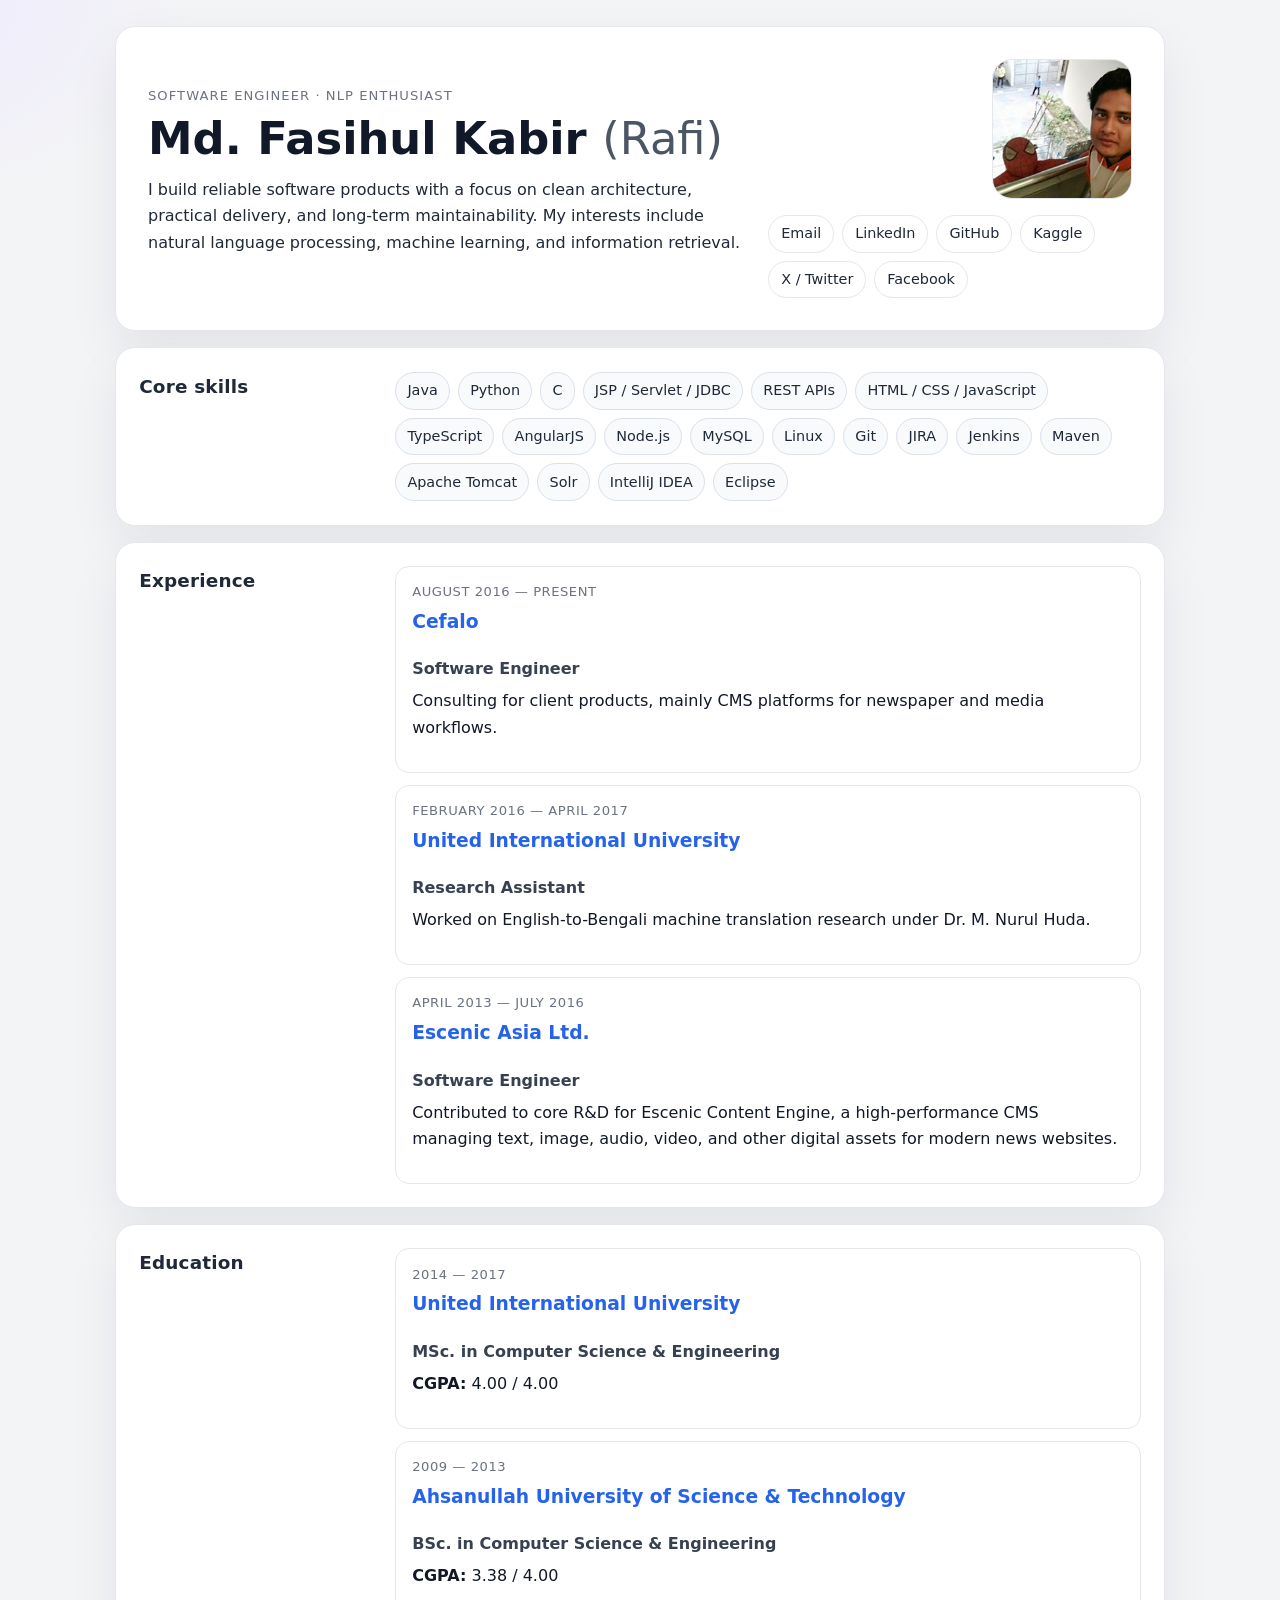
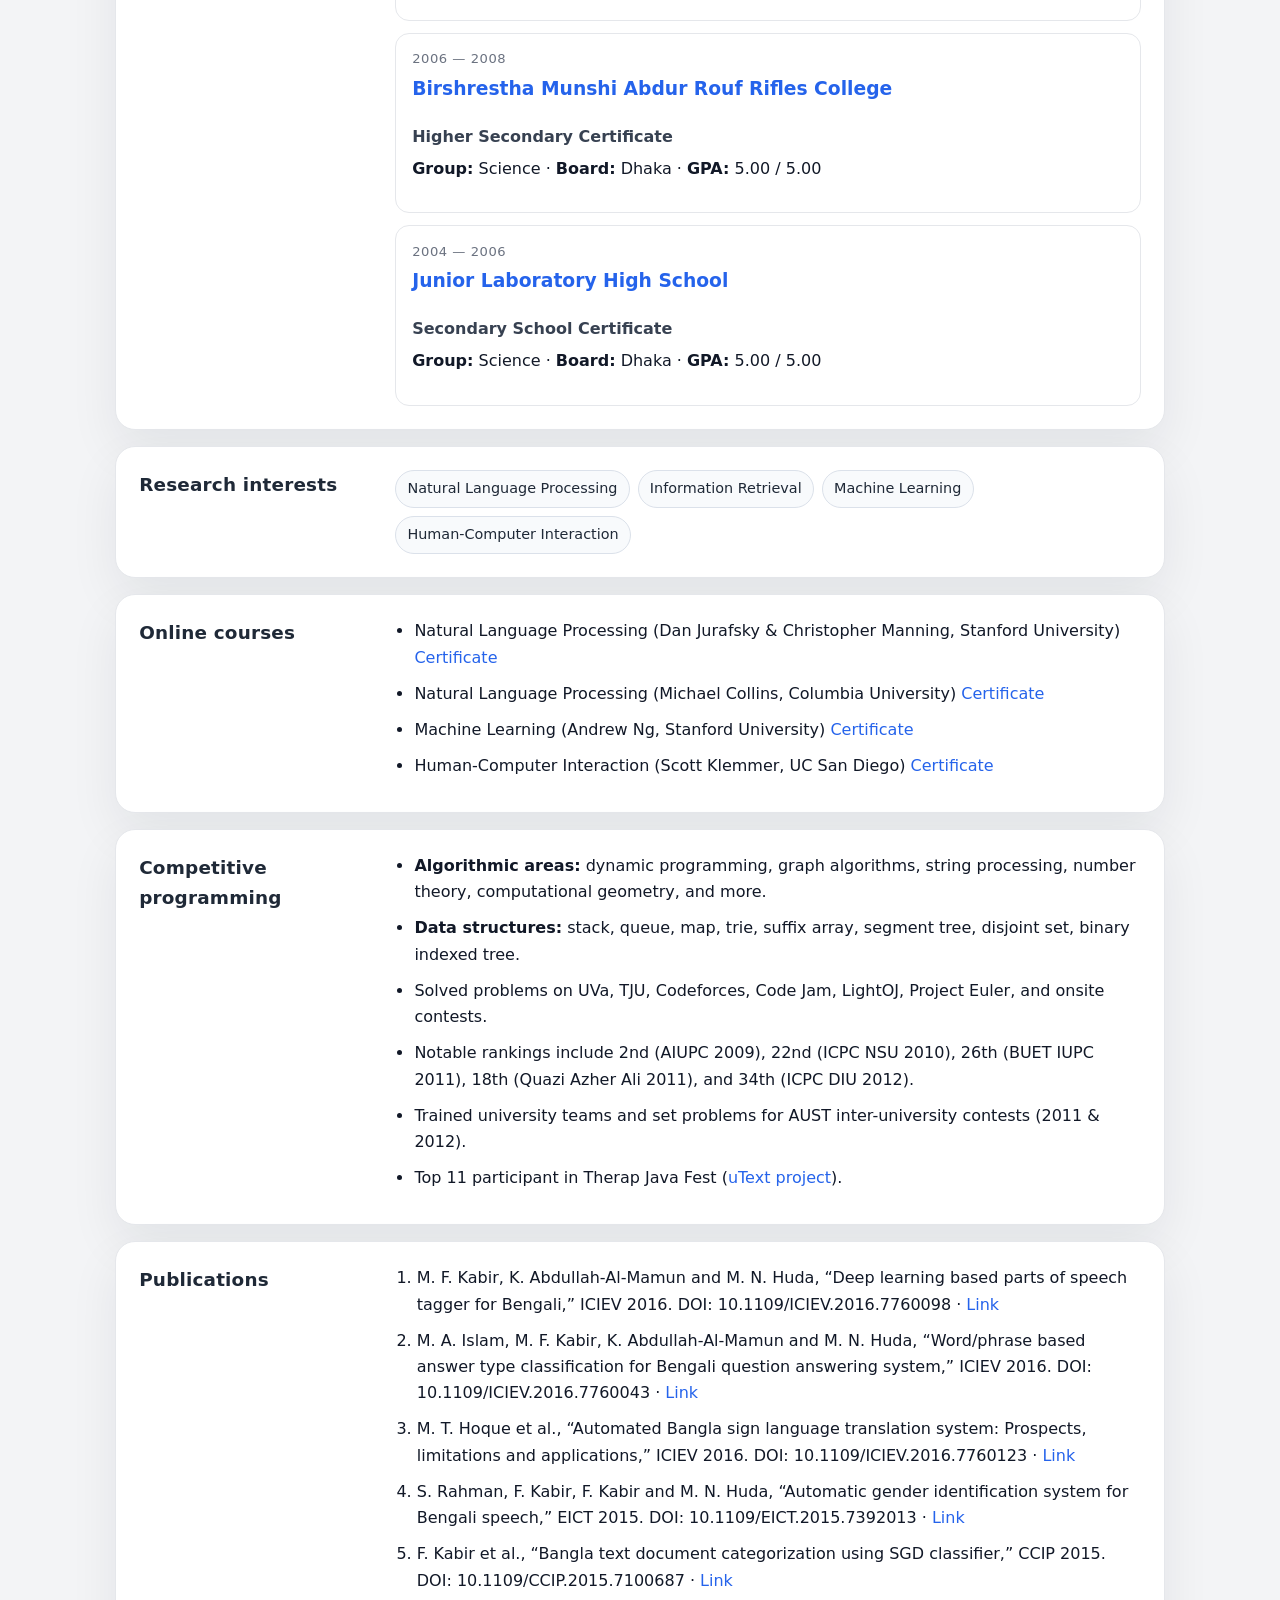
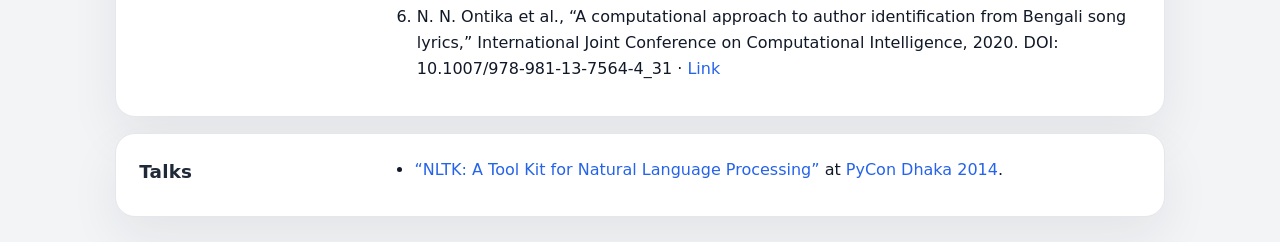
<file: index.html>
<!DOCTYPE html>
<html lang="en">
<head>
  <meta charset="utf-8">
  <meta name="google-site-verification" content="D4QNMV8iC3sr-TrA5oSspWKPVCv_BISjouBw3sajzig">
  <meta name="viewport" content="width=device-width, initial-scale=1.0">
  <title>Md. Fasihul Kabir (Rafi)</title>
  <link rel="stylesheet" type="text/css" href="css/site.css">
</head>
<body>
  <main class="site">
    <header class="hero panel">
      <div class="hero-intro">
        <p class="eyebrow">Software Engineer · NLP Enthusiast</p>
        <h1>Md. Fasihul Kabir <span>(Rafi)</span></h1>
        <p class="lead">
          I build reliable software products with a focus on clean architecture, practical delivery,
          and long-term maintainability. My interests include natural language processing,
          machine learning, and information retrieval.
        </p>
      </div>

      <div class="hero-side">
        <figure class="avatar" aria-label="Profile photo">
          <img alt="Md. Fasihul Kabir profile image" src="gfx/profile-image.jpg">
        </figure>

        <ul class="social-links" aria-label="Social links">
          <li><a href="mailto:aboutrafi@gmail.com" target="_blank" rel="noopener noreferrer">Email</a></li>
          <li><a href="https://bd.linkedin.com/in/fkrafi" target="_blank" rel="noopener noreferrer">LinkedIn</a></li>
          <li><a href="https://github.com/fkrafi" target="_blank" rel="noopener noreferrer">GitHub</a></li>
          <li><a href="https://www.kaggle.com/users/182432/fasihul-kabir" target="_blank" rel="noopener noreferrer">Kaggle</a></li>
          <li><a href="https://twitter.com/fkrafi" target="_blank" rel="noopener noreferrer">X / Twitter</a></li>
          <li><a href="https://www.facebook.com/fkrafi" target="_blank" rel="noopener noreferrer">Facebook</a></li>
        </ul>
      </div>
    </header>

    <section class="panel section-split">
      <h2>Core skills</h2>
      <div class="content">
        <ul class="chips">
          <li>Java</li>
          <li>Python</li>
          <li>C</li>
          <li>JSP / Servlet / JDBC</li>
          <li>REST APIs</li>
          <li>HTML / CSS / JavaScript</li>
          <li>TypeScript</li>
          <li>AngularJS</li>
          <li>Node.js</li>
          <li>MySQL</li>
          <li>Linux</li>
          <li>Git</li>
          <li>JIRA</li>
          <li>Jenkins</li>
          <li>Maven</li>
          <li>Apache Tomcat</li>
          <li>Solr</li>
          <li>IntelliJ IDEA</li>
          <li>Eclipse</li>
        </ul>
      </div>
    </section>

    <section class="panel section-split">
      <h2>Experience</h2>
      <div class="content timeline">
        <article>
          <p class="date">August 2016 — Present</p>
          <h3><a href="https://cefalo.com/" target="_blank" rel="noopener noreferrer">Cefalo</a></h3>
          <p class="role">Software Engineer</p>
          <p>Consulting for client products, mainly CMS platforms for newspaper and media workflows.</p>
        </article>

        <article>
          <p class="date">February 2016 — April 2017</p>
          <h3><a href="https://www.uiu.ac.bd/" target="_blank" rel="noopener noreferrer">United International University</a></h3>
          <p class="role">Research Assistant</p>
          <p>Worked on English-to-Bengali machine translation research under Dr. M. Nurul Huda.</p>
        </article>

        <article>
          <p class="date">April 2013 — July 2016</p>
          <h3><a href="https://www.escenic.com/" target="_blank" rel="noopener noreferrer">Escenic Asia Ltd.</a></h3>
          <p class="role">Software Engineer</p>
          <p>
            Contributed to core R&amp;D for Escenic Content Engine, a high-performance CMS managing
            text, image, audio, video, and other digital assets for modern news websites.
          </p>
        </article>
      </div>
    </section>

    <section class="panel section-split">
      <h2>Education</h2>
      <div class="content stack">
        <article class="item">
          <p class="date">2014 — 2017</p>
          <h3><a href="https://www.uiu.ac.bd/" target="_blank" rel="noopener noreferrer">United International University</a></h3>
          <p class="role">MSc. in Computer Science &amp; Engineering</p>
          <p><strong>CGPA:</strong> 4.00 / 4.00</p>
        </article>

        <article class="item">
          <p class="date">2009 — 2013</p>
          <h3><a href="https://www.aust.edu/" target="_blank" rel="noopener noreferrer">Ahsanullah University of Science &amp; Technology</a></h3>
          <p class="role">BSc. in Computer Science &amp; Engineering</p>
          <p><strong>CGPA:</strong> 3.38 / 4.00</p>
        </article>

        <article class="item">
          <p class="date">2006 — 2008</p>
          <h3><a href="https://www.abdurroufcollege.ac.bd/" target="_blank" rel="noopener noreferrer">Birshrestha Munshi Abdur Rouf Rifles College</a></h3>
          <p class="role">Higher Secondary Certificate</p>
          <p><strong>Group:</strong> Science · <strong>Board:</strong> Dhaka · <strong>GPA:</strong> 5.00 / 5.00</p>
        </article>

        <article class="item">
          <p class="date">2004 — 2006</p>
          <h3><a href="https://jlhsbd.com/" target="_blank" rel="noopener noreferrer">Junior Laboratory High School</a></h3>
          <p class="role">Secondary School Certificate</p>
          <p><strong>Group:</strong> Science · <strong>Board:</strong> Dhaka · <strong>GPA:</strong> 5.00 / 5.00</p>
        </article>
      </div>
    </section>

    <section class="panel section-split">
      <h2>Research interests</h2>
      <div class="content">
        <ul class="chips">
          <li><a href="https://en.wikipedia.org/wiki/Natural_language_processing" target="_blank" rel="noopener noreferrer">Natural Language Processing</a></li>
          <li><a href="https://en.wikipedia.org/wiki/Information_retrieval" target="_blank" rel="noopener noreferrer">Information Retrieval</a></li>
          <li><a href="https://en.wikipedia.org/wiki/Machine_learning" target="_blank" rel="noopener noreferrer">Machine Learning</a></li>
          <li><a href="https://en.wikipedia.org/wiki/Human%E2%80%93computer_interaction" target="_blank" rel="noopener noreferrer">Human-Computer Interaction</a></li>
        </ul>
      </div>
    </section>

    <section class="panel section-split">
      <h2>Online courses</h2>
      <div class="content">
        <ul class="clean-list">
          <li>
            Natural Language Processing (Dan Jurafsky &amp; Christopher Manning, Stanford University)
            <a href="certificates/nlp_stanford.pdf" target="_blank" rel="noopener noreferrer">Certificate</a>
          </li>
          <li>
            Natural Language Processing (Michael Collins, Columbia University)
            <a href="certificates/nlangp.pdf" target="_blank" rel="noopener noreferrer">Certificate</a>
          </li>
          <li>
            Machine Learning (Andrew Ng, Stanford University)
            <a href="certificates/ml.pdf" target="_blank" rel="noopener noreferrer">Certificate</a>
          </li>
          <li>
            Human-Computer Interaction (Scott Klemmer, UC San Diego)
            <a href="certificates/hci.pdf" target="_blank" rel="noopener noreferrer">Certificate</a>
          </li>
        </ul>
      </div>
    </section>

    <section class="panel section-split">
      <h2>Competitive programming</h2>
      <div class="content">
        <ul class="clean-list">
          <li><strong>Algorithmic areas:</strong> dynamic programming, graph algorithms, string processing, number theory, computational geometry, and more.</li>
          <li><strong>Data structures:</strong> stack, queue, map, trie, suffix array, segment tree, disjoint set, binary indexed tree.</li>
          <li>
            Solved problems on UVa, TJU, Codeforces, Code Jam, LightOJ, Project Euler, and onsite contests.
          </li>
          <li>
            Notable rankings include 2nd (AIUPC 2009), 22nd (ICPC NSU 2010), 26th (BUET IUPC 2011), 18th (Quazi Azher Ali 2011), and 34th (ICPC DIU 2012).
          </li>
          <li>Trained university teams and set problems for AUST inter-university contests (2011 &amp; 2012).</li>
          <li>Top 11 participant in Therap Java Fest (<a href="https://github.com/fkrafi/uText" target="_blank" rel="noopener noreferrer">uText project</a>).</li>
        </ul>
      </div>
    </section>

    <section class="panel section-split">
      <h2>Publications</h2>
      <div class="content">
        <ol class="clean-list ordered">
          <li>
            M. F. Kabir, K. Abdullah-Al-Mamun and M. N. Huda, “Deep learning based parts of speech tagger for Bengali,” ICIEV 2016.
            DOI: 10.1109/ICIEV.2016.7760098 ·
            <a href="https://ieeexplore.ieee.org/stamp/stamp.jsp?tp=&amp;arnumber=7760098&amp;isnumber=7759964" target="_blank" rel="noopener noreferrer">Link</a>
          </li>
          <li>
            M. A. Islam, M. F. Kabir, K. Abdullah-Al-Mamun and M. N. Huda, “Word/phrase based answer type classification for Bengali question answering system,” ICIEV 2016.
            DOI: 10.1109/ICIEV.2016.7760043 ·
            <a href="https://ieeexplore.ieee.org/stamp/stamp.jsp?tp=&amp;arnumber=7760043&amp;isnumber=7759964" target="_blank" rel="noopener noreferrer">Link</a>
          </li>
          <li>
            M. T. Hoque et al., “Automated Bangla sign language translation system: Prospects, limitations and applications,” ICIEV 2016.
            DOI: 10.1109/ICIEV.2016.7760123 ·
            <a href="https://ieeexplore.ieee.org/stamp/stamp.jsp?tp=&amp;arnumber=7760123&amp;isnumber=7759964" target="_blank" rel="noopener noreferrer">Link</a>
          </li>
          <li>
            S. Rahman, F. Kabir, F. Kabir and M. N. Huda, “Automatic gender identification system for Bengali speech,” EICT 2015.
            DOI: 10.1109/EICT.2015.7392013 ·
            <a href="https://ieeexplore.ieee.org/stamp/stamp.jsp?tp=&amp;arnumber=7392013&amp;isnumber=7391909" target="_blank" rel="noopener noreferrer">Link</a>
          </li>
          <li>
            F. Kabir et al., “Bangla text document categorization using SGD classifier,” CCIP 2015.
            DOI: 10.1109/CCIP.2015.7100687 ·
            <a href="https://ieeexplore.ieee.org/stamp/stamp.jsp?tp=&amp;arnumber=7100687&amp;isnumber=7100673" target="_blank" rel="noopener noreferrer">Link</a>
          </li>
          <li>
            N. N. Ontika et al., “A computational approach to author identification from Bengali song lyrics,” International Joint Conference on Computational Intelligence, 2020.
            DOI: 10.1007/978-981-13-7564-4_31 ·
            <a href="https://link.springer.com/chapter/10.1007/978-981-13-7564-4_31" target="_blank" rel="noopener noreferrer">Link</a>
          </li>
        </ol>
      </div>
    </section>

    <section class="panel section-split">
      <h2>Talks</h2>
      <div class="content">
        <ul class="clean-list">
          <li>
            <a href="https://www.slideshare.net/fkrafi1/nltka-tool-fornlp-pycondhaka2014" target="_blank" rel="noopener noreferrer">“NLTK: A Tool Kit for Natural Language Processing”</a>
            at <a href="https://dhaka.pycon.org/" target="_blank" rel="noopener noreferrer">PyCon Dhaka 2014</a>.
          </li>
        </ul>
      </div>
    </section>
  </main>

  <script>
    (function(i,s,o,g,r,a,m){i['GoogleAnalyticsObject']=r;i[r]=i[r]||function(){
    (i[r].q=i[r].q||[]).push(arguments)},i[r].l=1*new Date();a=s.createElement(o),
    m=s.getElementsByTagName(o)[0];a.async=1;a.src=g;m.parentNode.insertBefore(a,m)
    })(window,document,'script','https://www.google-analytics.com/analytics.js','ga');

    ga('create', 'UA-82762233-1', 'auto');
    ga('send', 'pageview');
  </script>
</body>
</html>
</file>
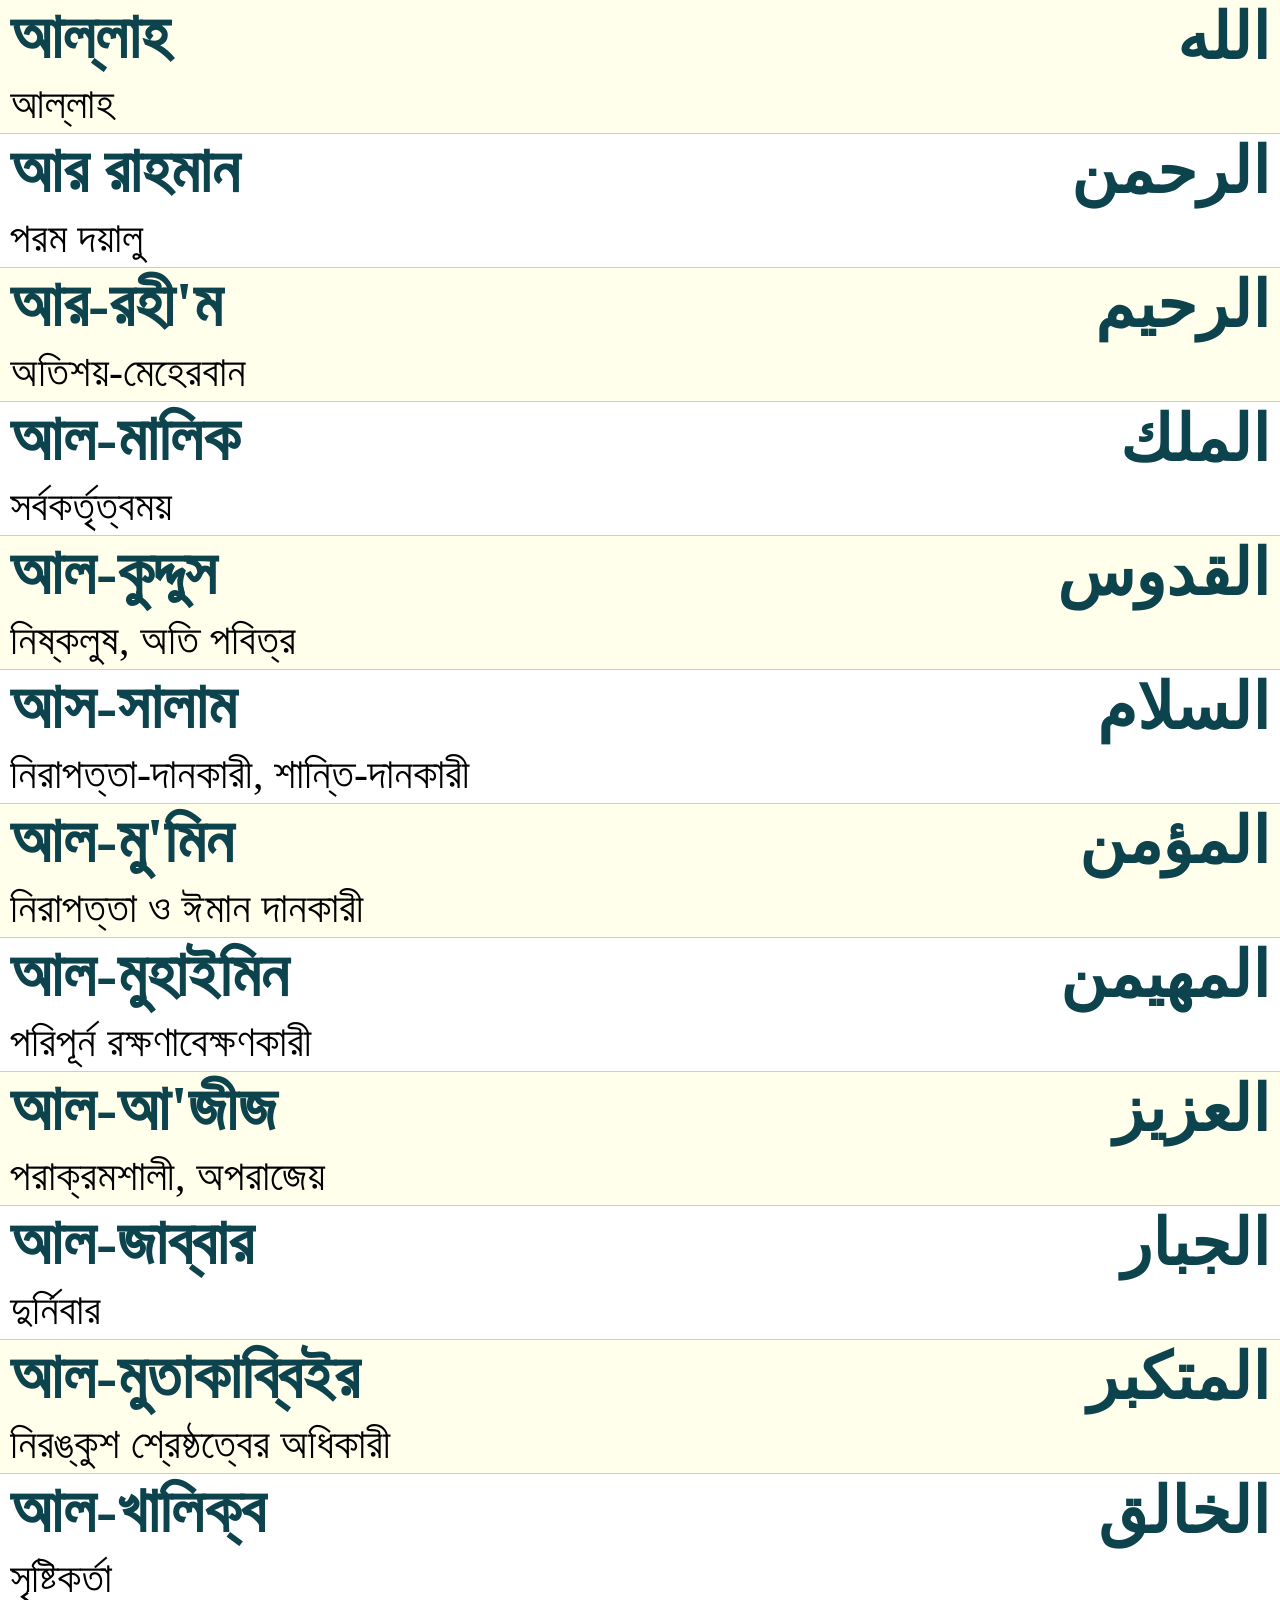
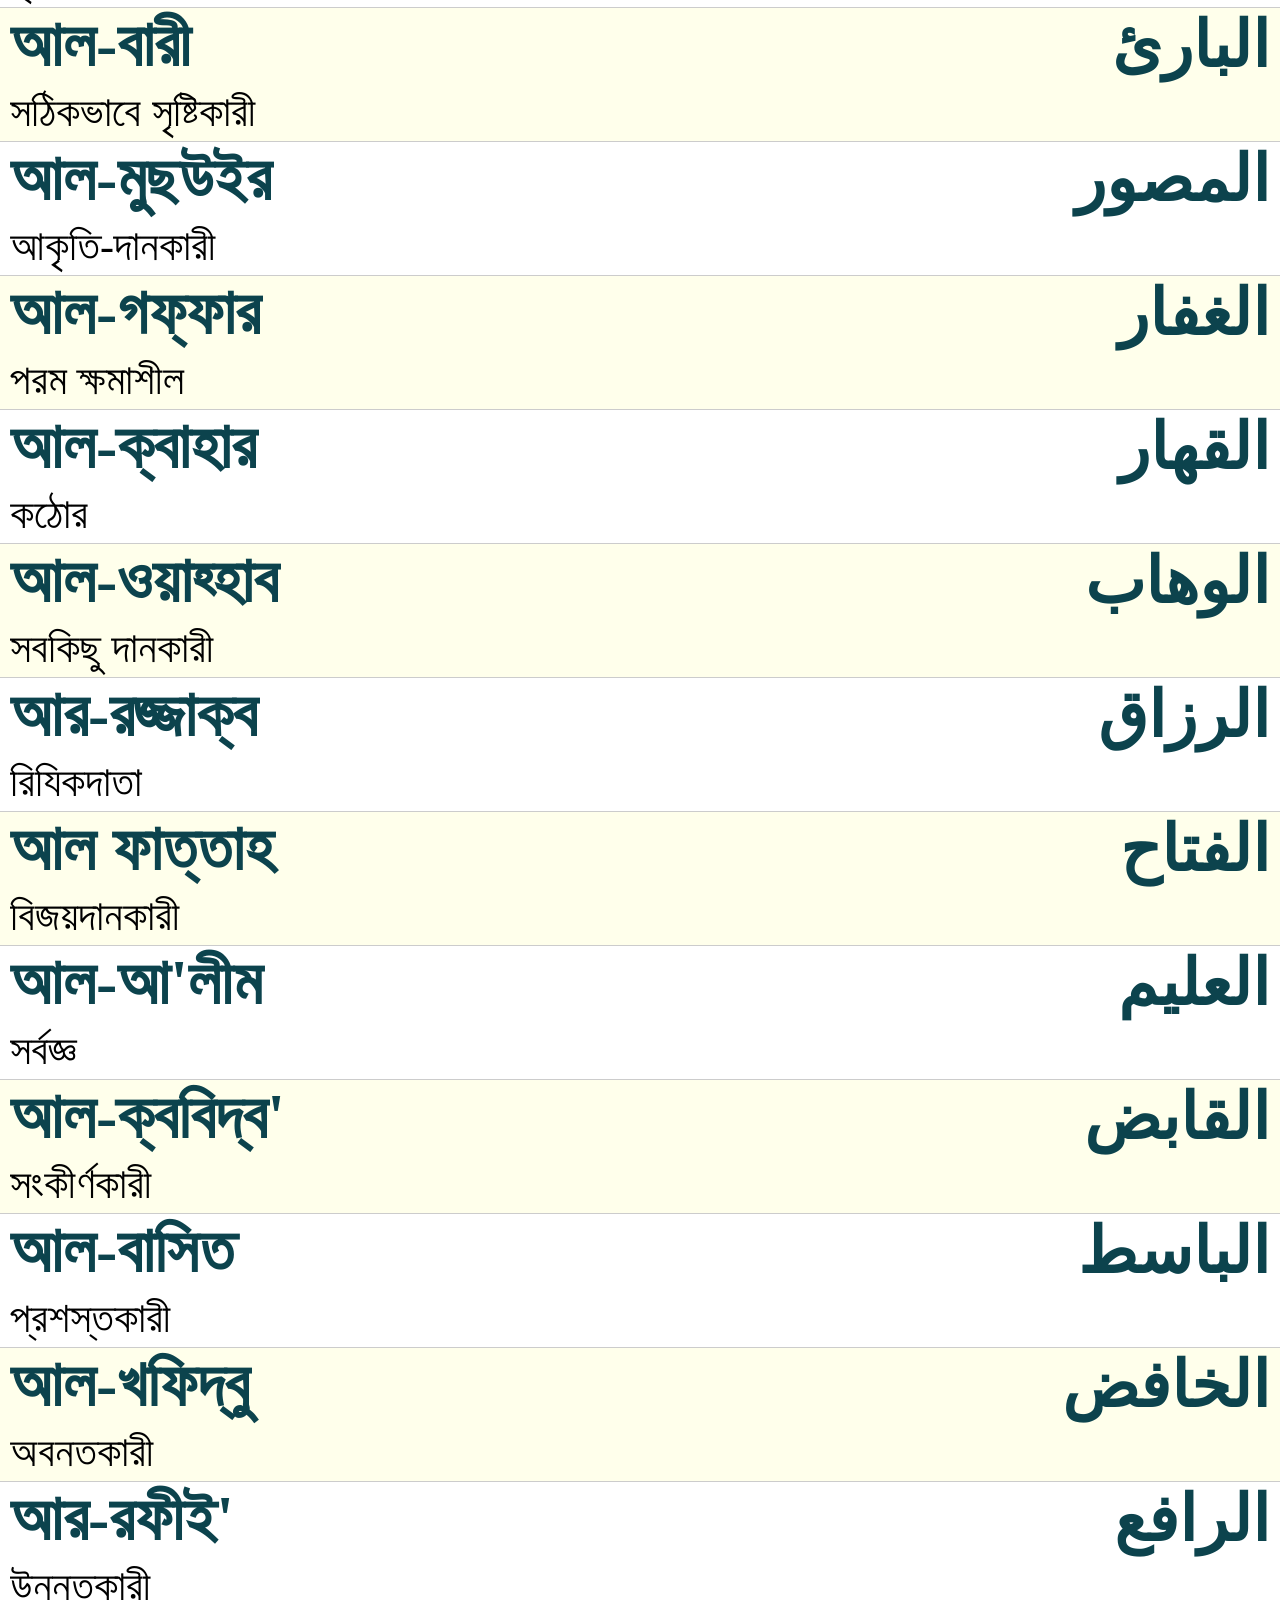
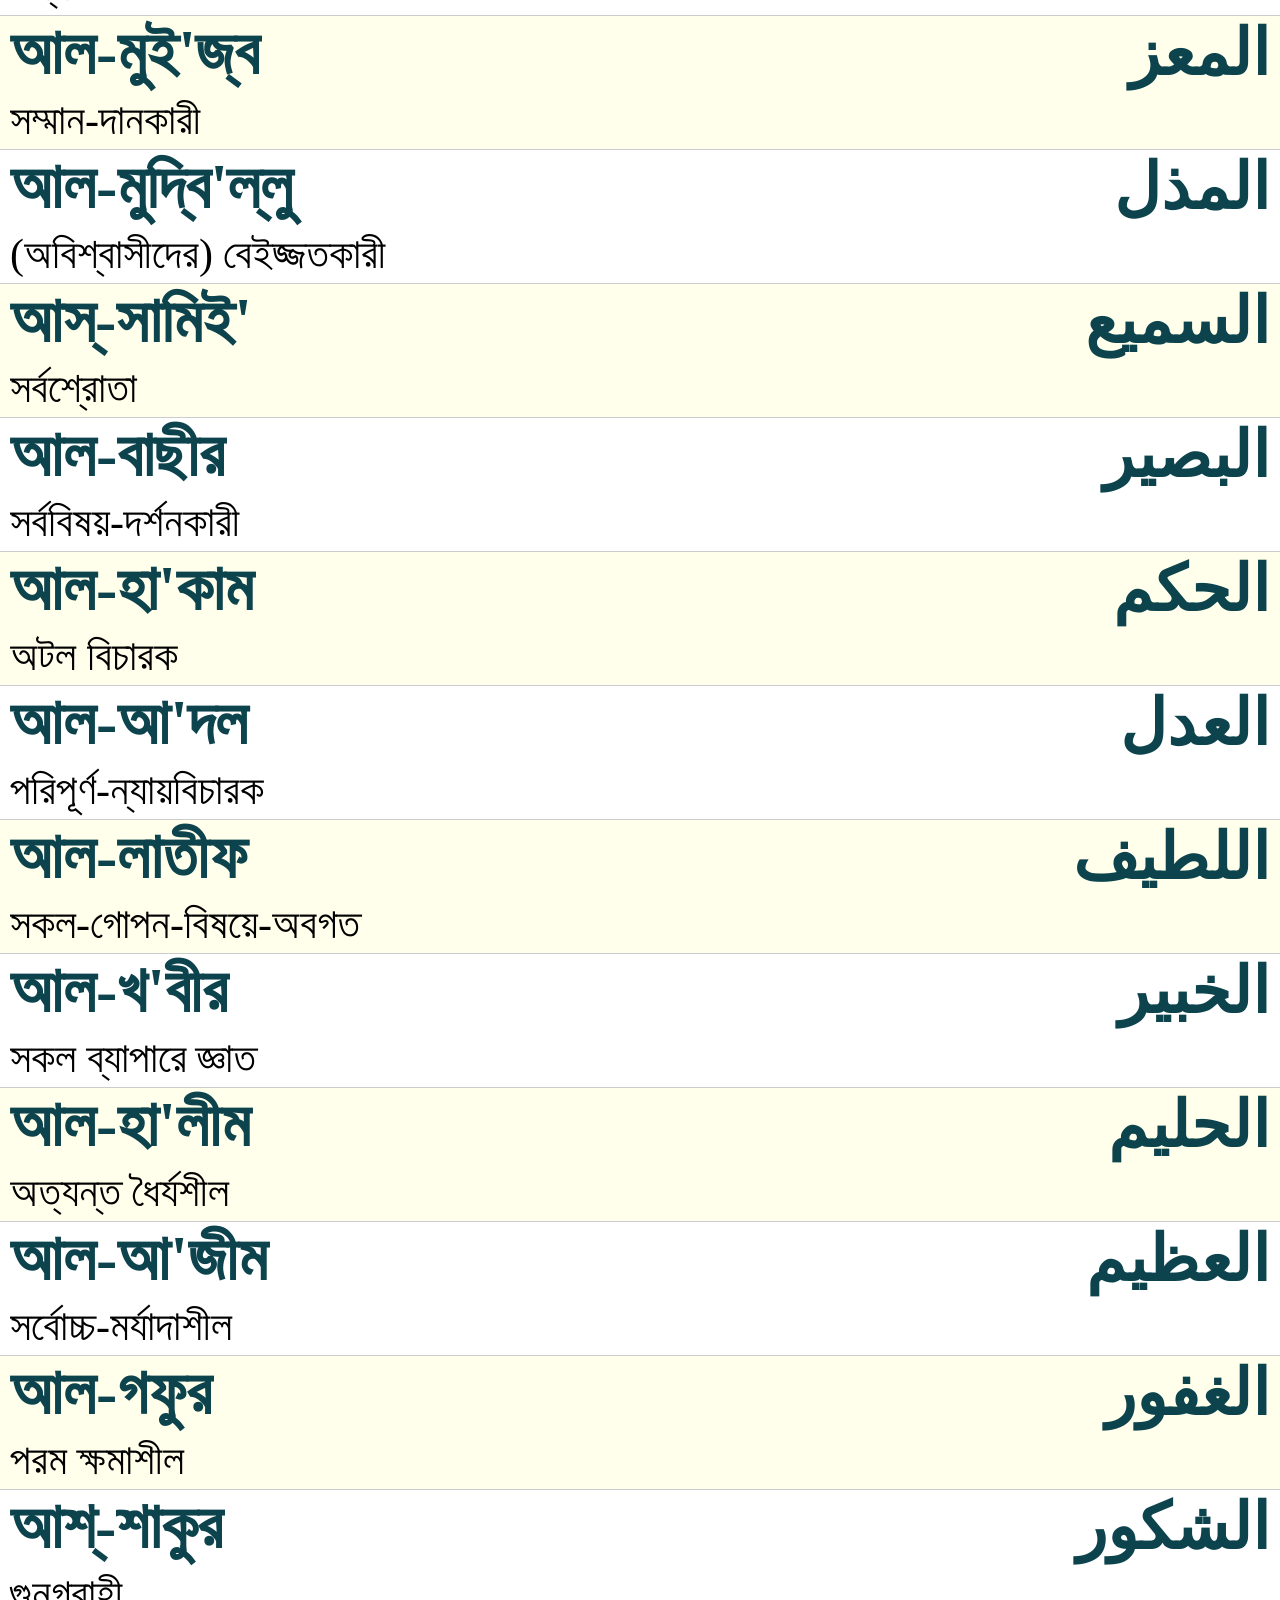
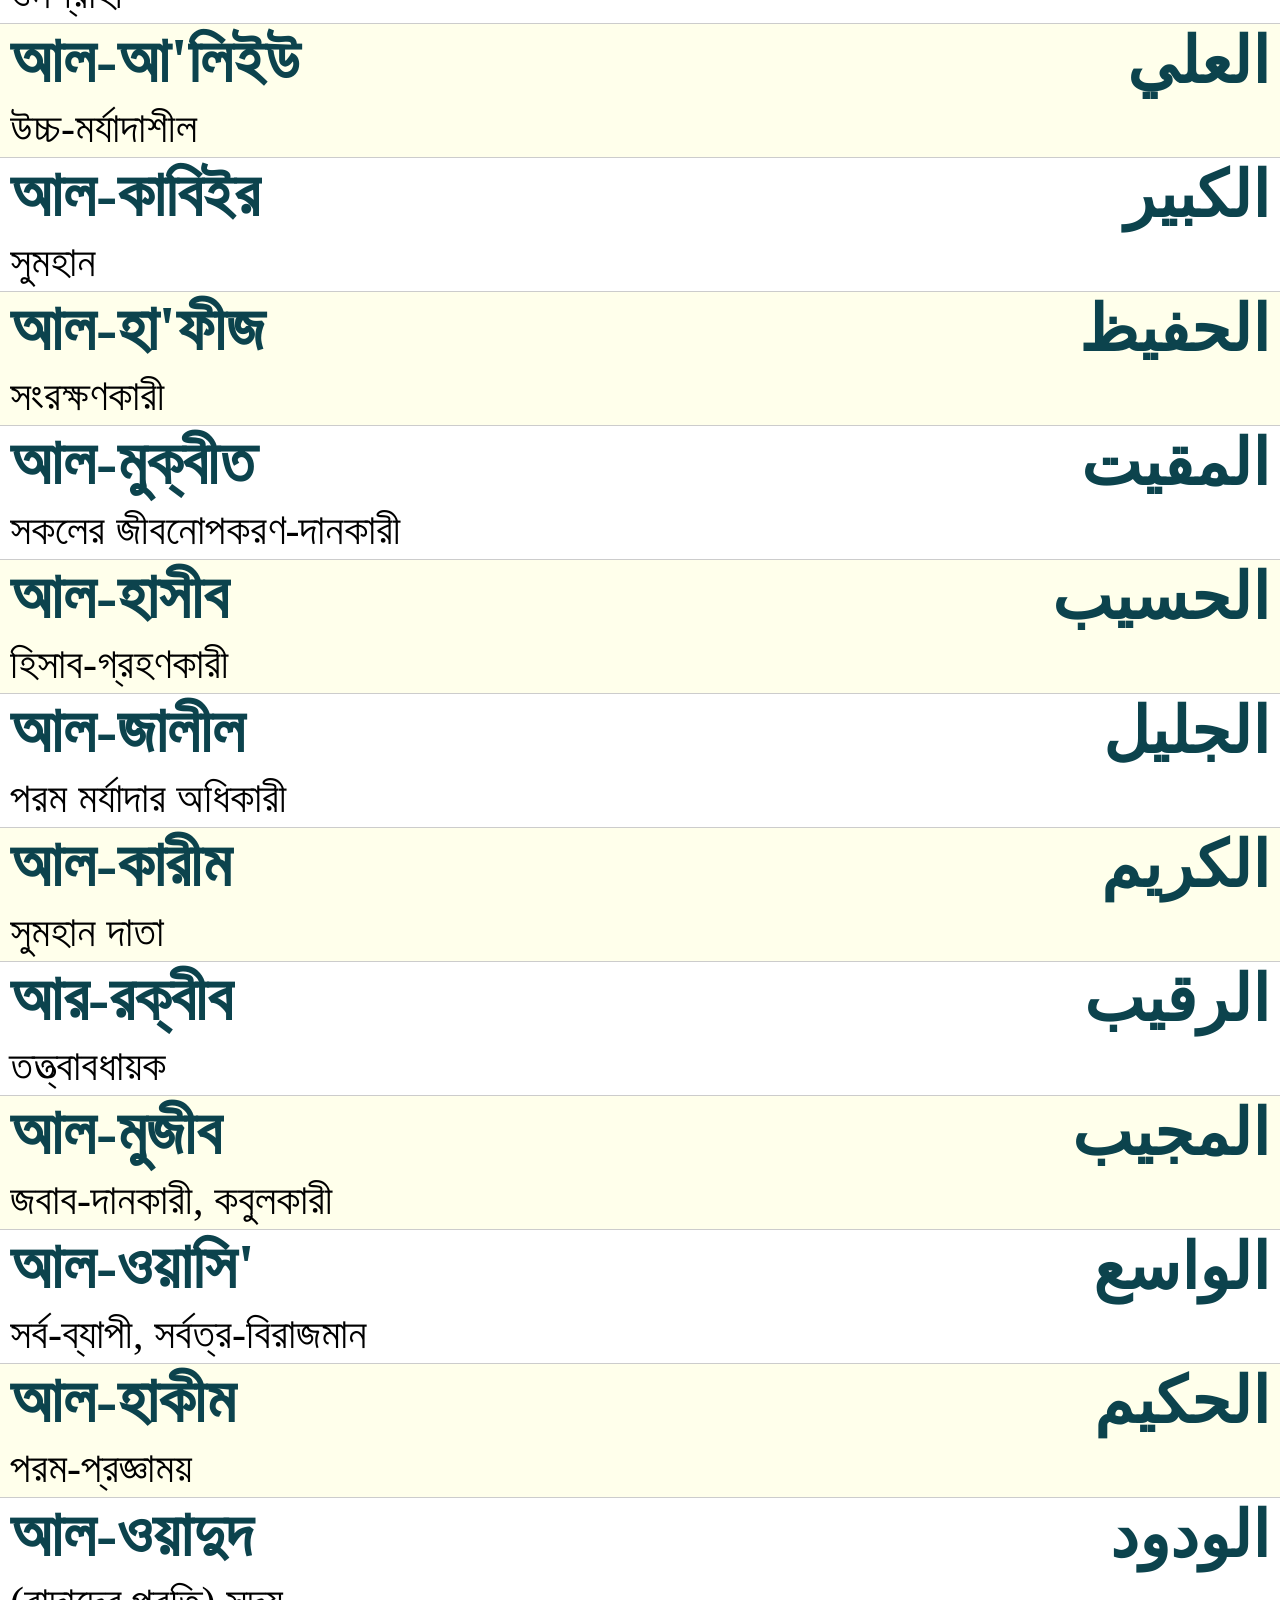
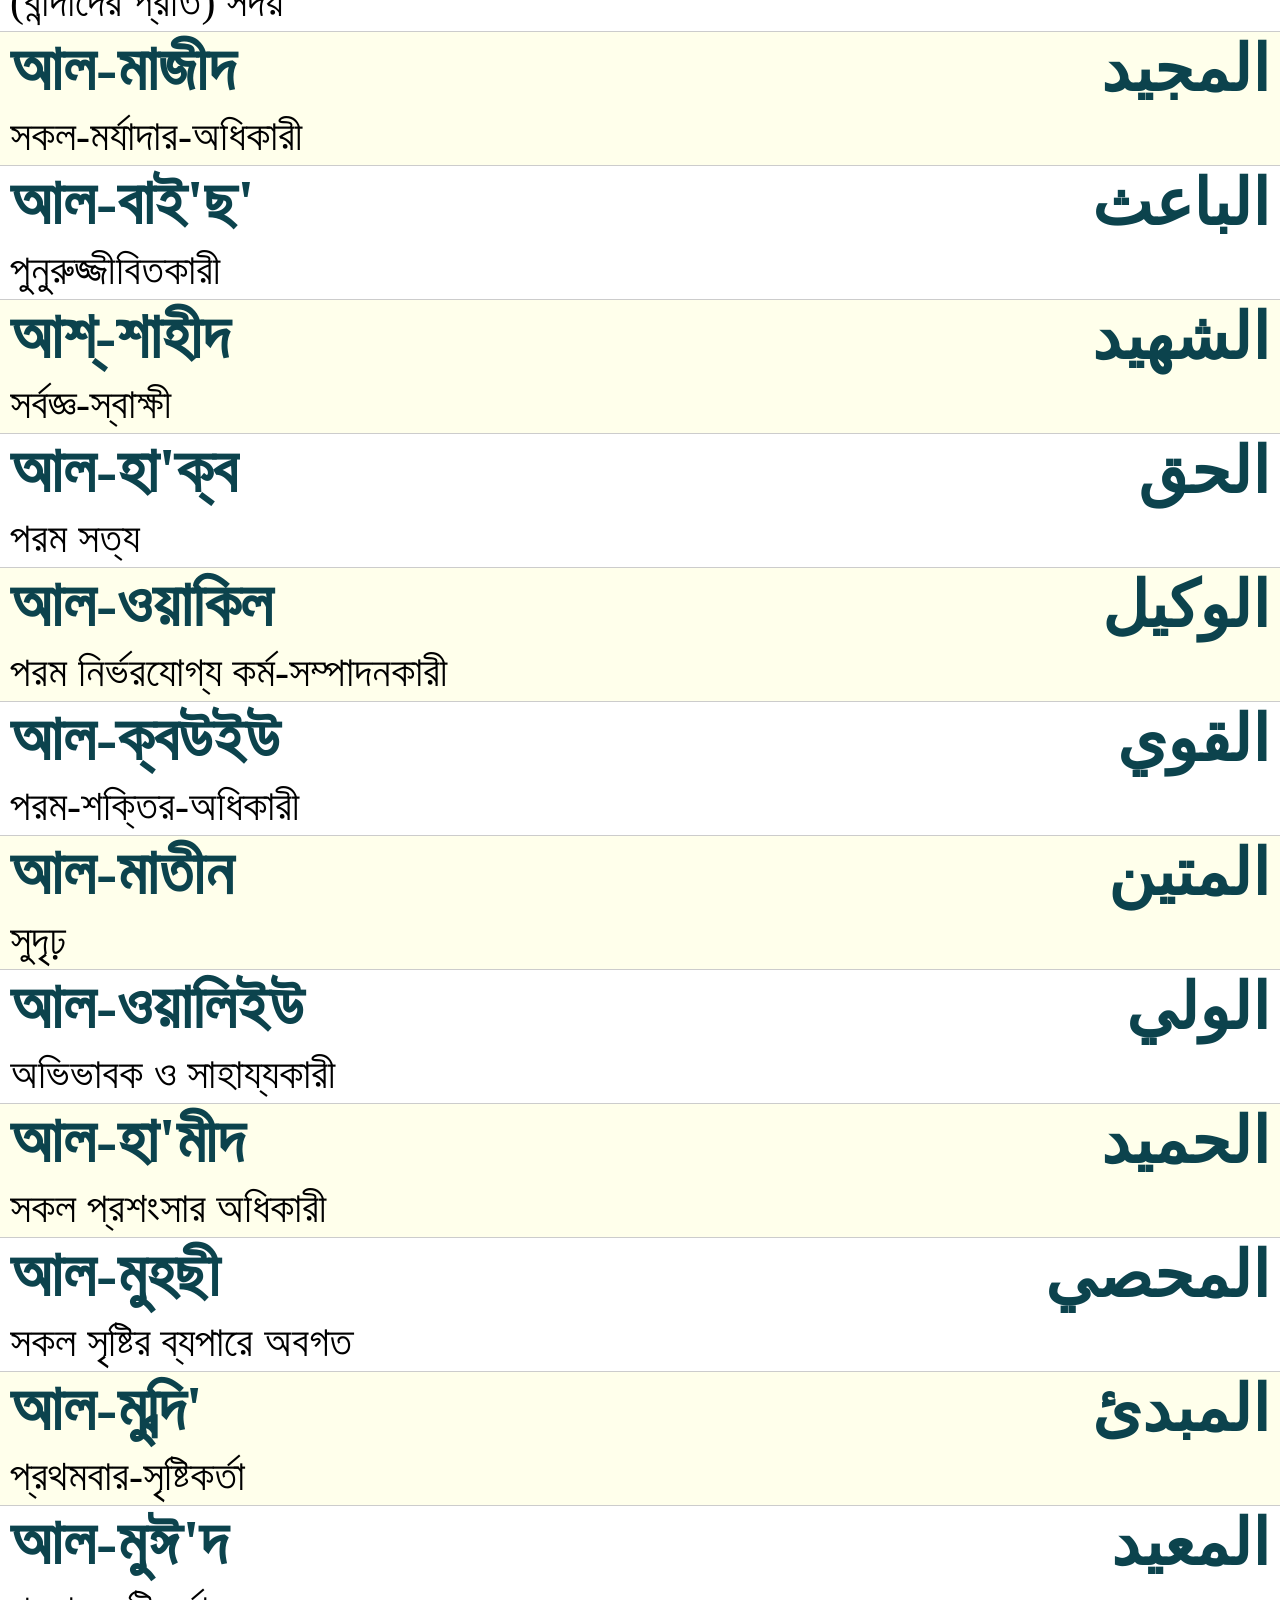
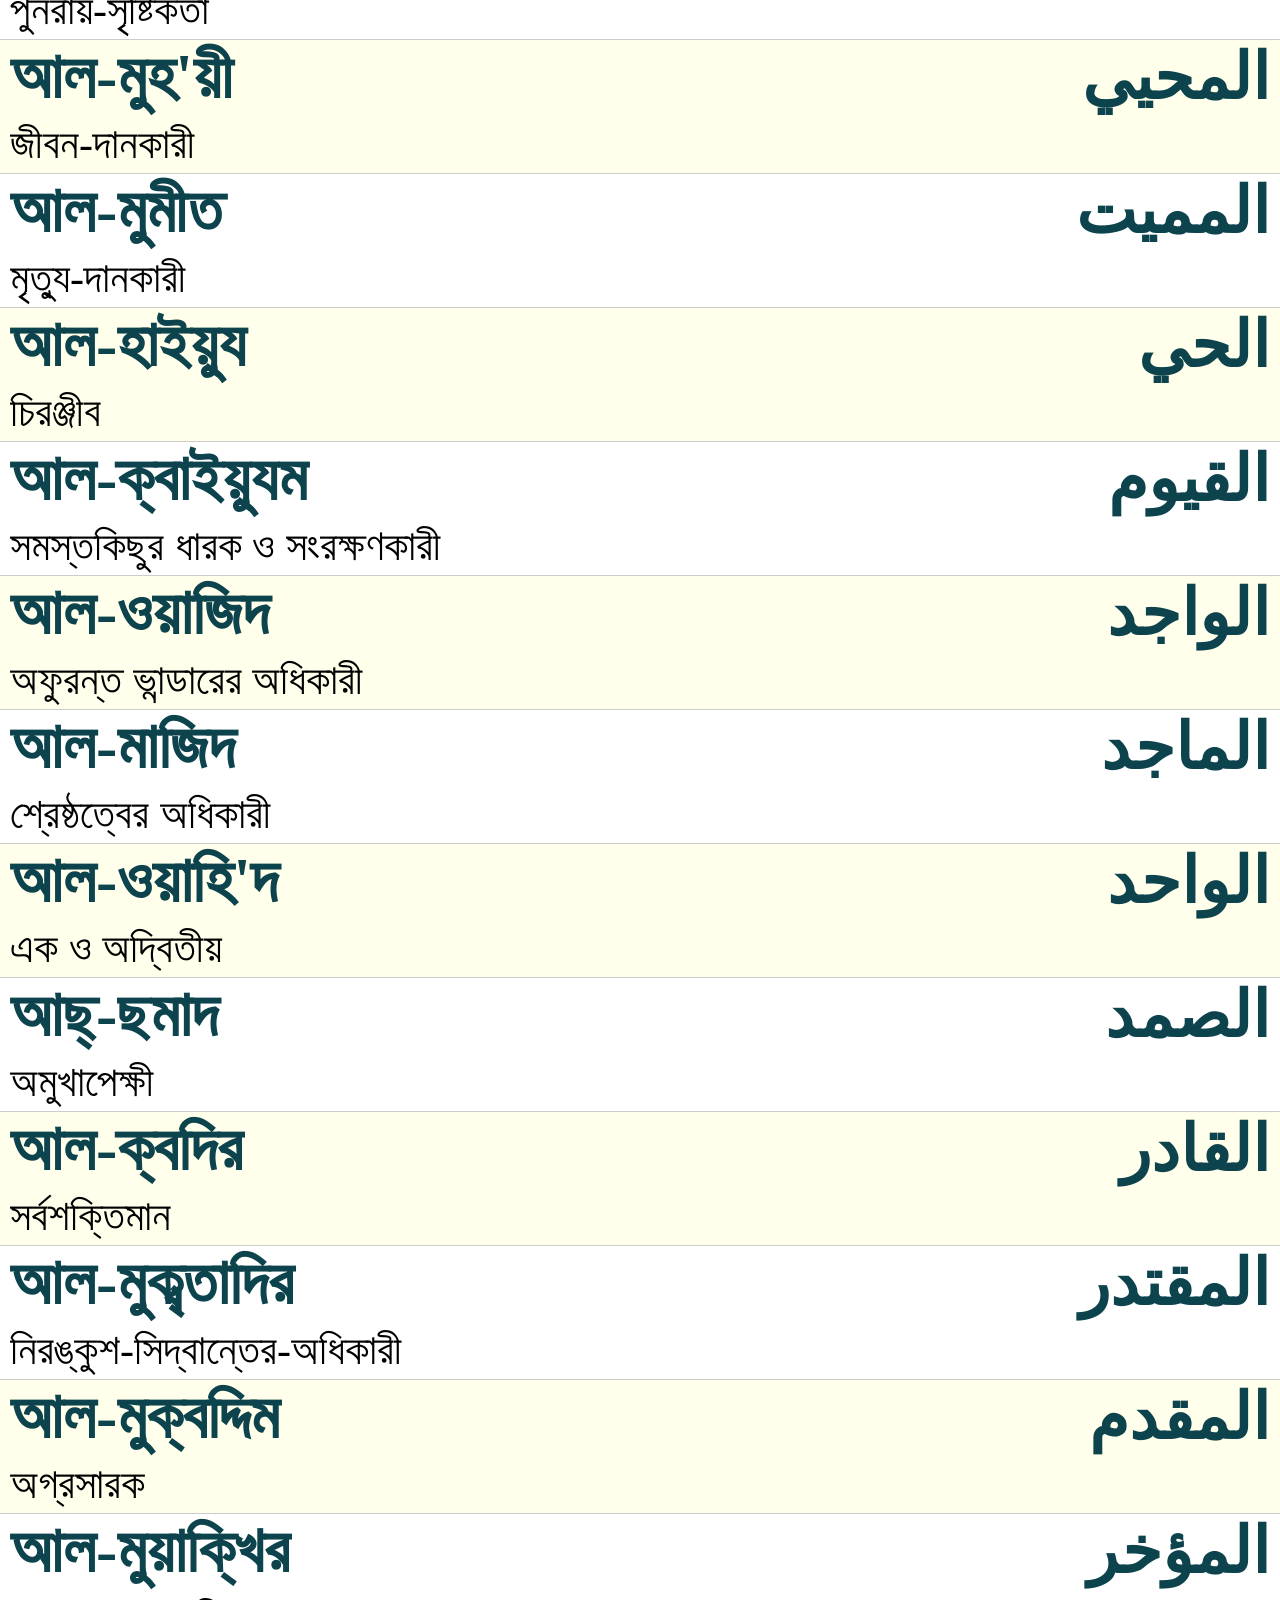
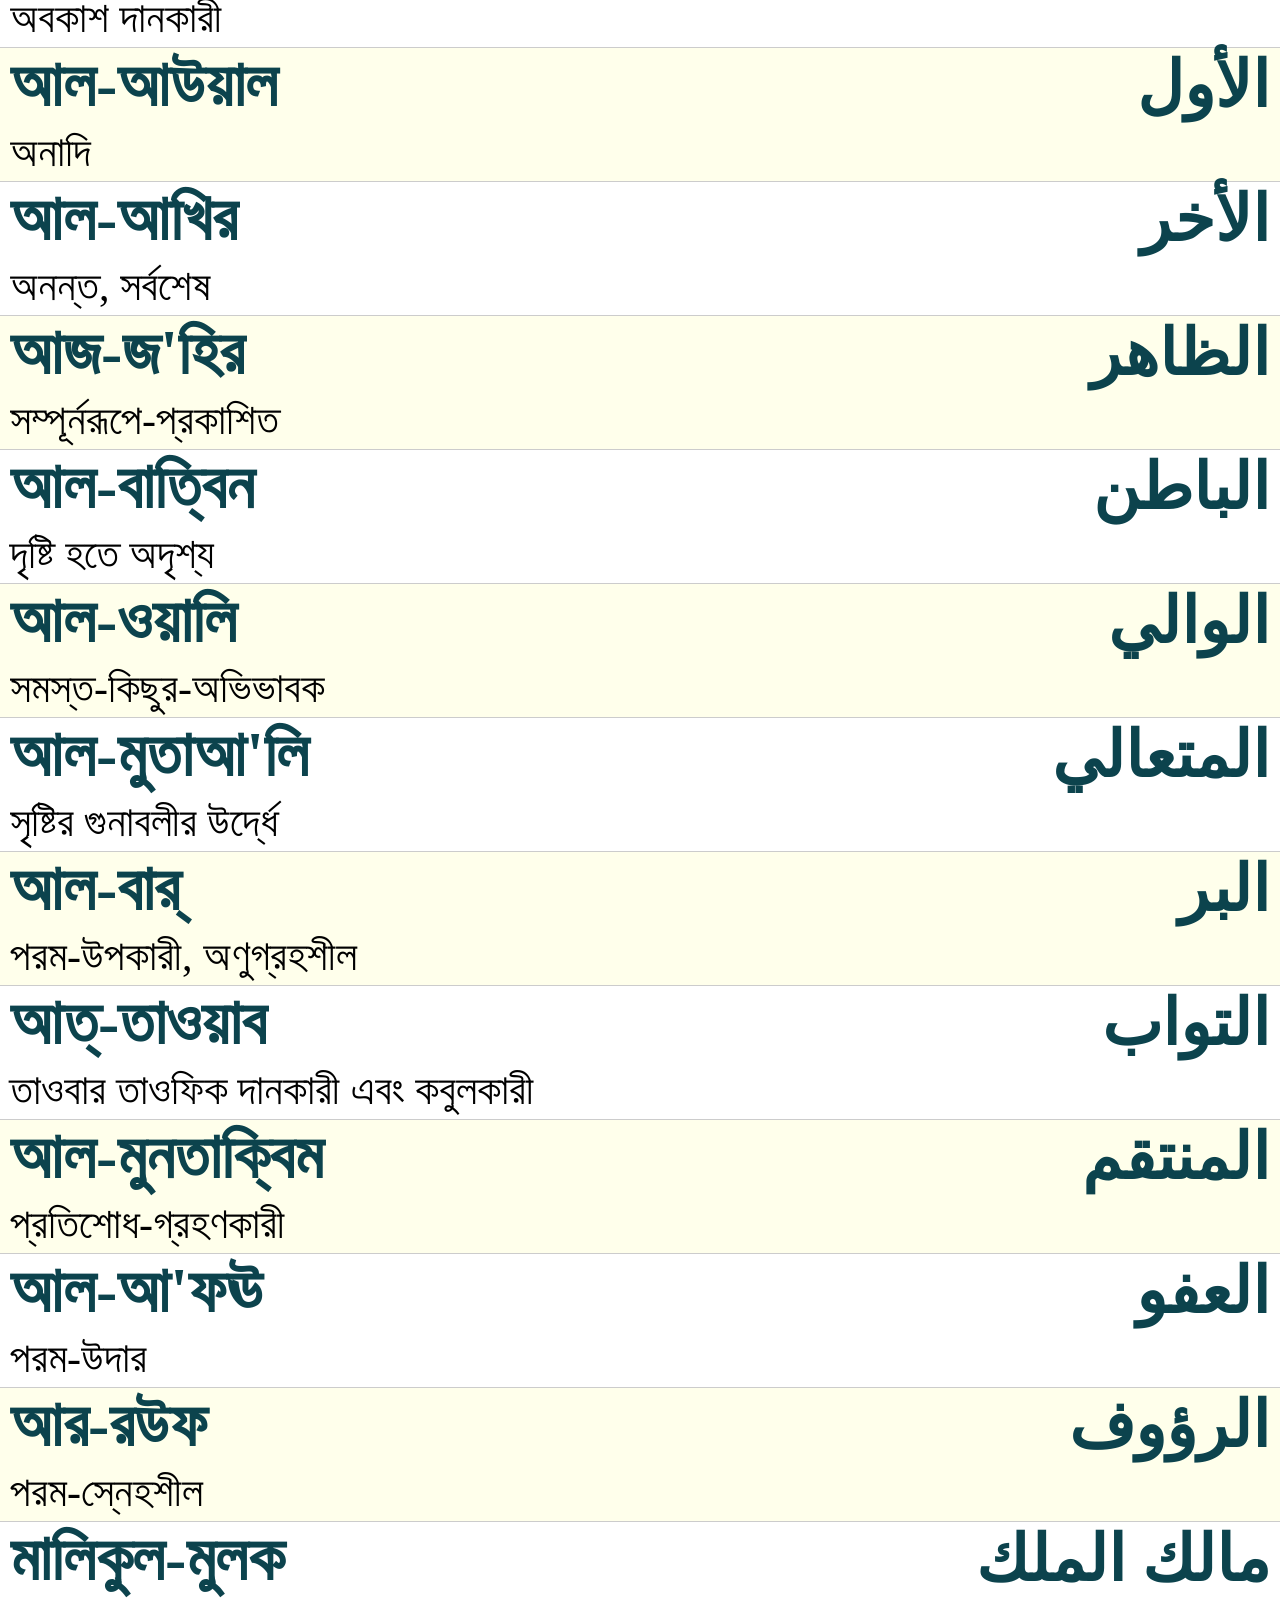
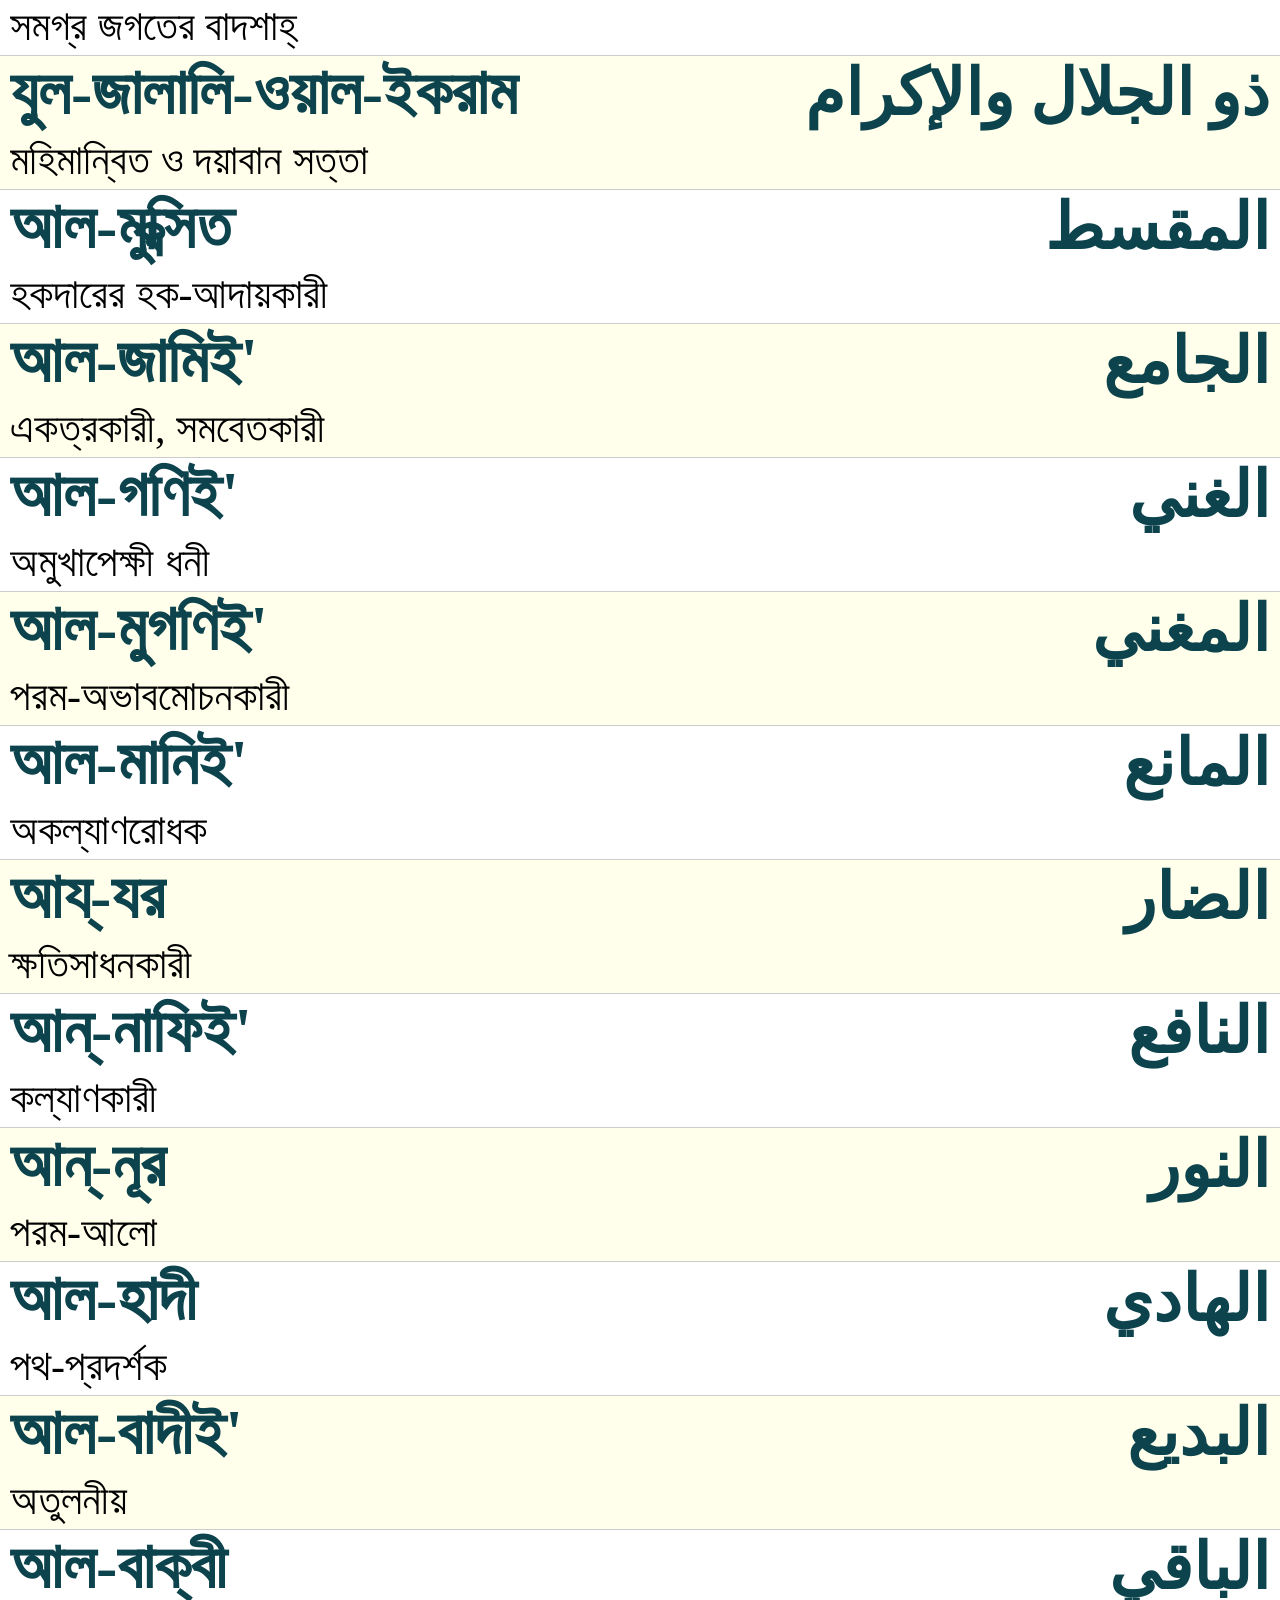
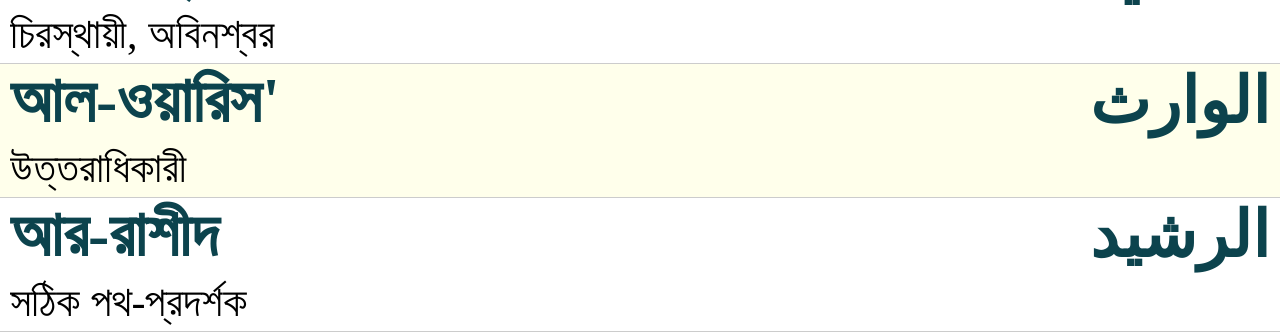
<file: names-of-allah.html>
<!DOCTYPE html>
<html>
<head>
	<title>List View</title>
	<meta charset="utf-8"/>
<style type="text/css">
body{padding: 0; margin: 0;}
ul{padding: 0; margin: 0; list-style: none;}
li{padding: 0; margin: 0; border-bottom: 1px solid #ccc}
li:nth-child(even) {background: #FFFFFF}
li:nth-child(odd) {background: #FFFFEB}
div{display: flex; justify-content: space-between;}
h2{margin: 0; padding: 0 10px; color: #0C434D; font-size: 64px;}
p{margin: 5px 10px; font-size: 42px;}
</style>
</head>
<body>

<ul id="name-list">
	<li>
		<div>
			<h2>Bengali</h2>
			<h2>Arabic</h2>
		</div>
		<p>Bengali Meaning</p>
	</li>
	<li>
		<div>
			<h2>Bengali</h2>
			<h2>Arabic</h2>
		</div>
		<p>Bengali Meaning</p>
	</li>
	<li>
		<div>
			<h2>Bengali</h2>
			<h2>Arabic</h2>
		</div>
		<p>Bengali Meaning</p>
	</li>
	<li>
		<div>
			<h2>Bengali</h2>
			<h2>Arabic</h2>
		</div>
		<p>Bengali Meaning</p>
	</li>
</ul>

<script type="text/javascript">
var names = JSON.parse(`[{"arabic":"الله","bengali":"আল্লাহ","meaning":"আল্লাহ"},{"arabic":"الرحمن","bengali":"আর রাহমান","meaning":"পরম দয়ালু"},{"arabic":"الرحيم","bengali":"আর-রহী'ম","meaning":"অতিশয়-মেহেরবান"},{"arabic":"الملك","bengali":"আল-মালিক","meaning":"সর্বকর্তৃত্বময়"},{"arabic":"القدوس","bengali":"আল-কুদ্দুস","meaning":"নিষ্কলুষ, অতি পবিত্র"},{"arabic":"السلام","bengali":"আস-সালাম","meaning":"নিরাপত্তা-দানকারী, শান্তি-দানকারী"},{"arabic":"المؤمن","bengali":"আল-মু'মিন","meaning":"নিরাপত্তা ও ঈমান দানকারী"},{"arabic":"المهيمن","bengali":"আল-মুহাইমিন","meaning":"পরিপূর্ন রক্ষণাবেক্ষণকারী"},{"arabic":"العزيز","bengali":"আল-আ'জীজ","meaning":"পরাক্রমশালী, অপরাজেয়"},{"arabic":"الجبار","bengali":"আল-জাব্বার","meaning":"দুর্নিবার"},{"arabic":"المتكبر","bengali":"আল-মুতাকাব্বিইর","meaning":"নিরঙ্কুশ শ্রেষ্ঠত্বের অধিকারী"},{"arabic":"الخالق","bengali":"আল-খালিক্ব","meaning":"সৃষ্টিকর্তা"},{"arabic":"البارئ","bengali":"আল-বারী","meaning":"সঠিকভাবে সৃষ্টিকারী"},{"arabic":"المصور","bengali":"আল-মুছউইর","meaning":"আকৃতি-দানকারী"},{"arabic":"الغفار","bengali":"আল-গফ্ফার","meaning":"পরম ক্ষমাশীল"},{"arabic":"القهار","bengali":"আল-ক্বাহার","meaning":"কঠোর"},{"arabic":"الوهاب","bengali":"আল-ওয়াহ্হাব","meaning":"সবকিছু দানকারী"},{"arabic":"الرزاق","bengali":"আর-রজ্জাক্ব","meaning":"রিযিকদাতা"},{"arabic":"الفتاح","bengali":"আল ফাত্তাহ","meaning":"বিজয়দানকারী"},{"arabic":"العليم","bengali":"আল-আ'লীম","meaning":"সর্বজ্ঞ"},{"arabic":"القابض","bengali":"আল-ক্ববিদ্ব'","meaning":"সংকীর্ণকারী"},{"arabic":"الباسط","bengali":"আল-বাসিত","meaning":"প্রশস্তকারী"},{"arabic":"الخافض","bengali":"আল-খফিদ্বু","meaning":"অবনতকারী"},{"arabic":"الرافع","bengali":"আর-রফীই'","meaning":"উন্নতকারী"},{"arabic":"المعز","bengali":"আল-মুই'জ্ব","meaning":"সম্মান-দানকারী"},{"arabic":"المذل","bengali":"আল-মুদ্বি'ল্লু","meaning":"(অবিশ্বাসীদের) বেইজ্জতকারী"},{"arabic":"السميع","bengali":"আস্-সামিই'","meaning":"সর্বশ্রোতা"},{"arabic":"البصير","bengali":"আল-বাছীর","meaning":"সর্ববিষয়-দর্শনকারী"},{"arabic":"الحكم","bengali":"আল-হা'কাম","meaning":"অটল বিচারক"},{"arabic":"العدل","bengali":"আল-আ'দল","meaning":"পরিপূর্ণ-ন্যায়বিচারক"},{"arabic":"اللطيف","bengali":"আল-লাতীফ","meaning":"সকল-গোপন-বিষয়ে-অবগত"},{"arabic":"الخبير","bengali":"আল-খ'বীর","meaning":"সকল ব্যাপারে জ্ঞাত"},{"arabic":"الحليم","bengali":"আল-হা'লীম","meaning":"অত্যন্ত ধৈর্যশীল"},{"arabic":"العظيم","bengali":"আল-আ'জীম","meaning":"সর্বোচ্চ-মর্যাদাশীল"},{"arabic":"الغفور","bengali":"আল-গফুর","meaning":"পরম ক্ষমাশীল"},{"arabic":"الشكور","bengali":"আশ্-শাকুর","meaning":"গুনগ্রাহী"},{"arabic":"العلي","bengali":"আল-আ'লিইউ","meaning":"উচ্চ-মর্যাদাশীল"},{"arabic":"الكبير","bengali":"আল-কাবিইর","meaning":"সুমহান"},{"arabic":"الحفيظ","bengali":"আল-হা'ফীজ","meaning":"সংরক্ষণকারী"},{"arabic":"المقيت","bengali":"আল-মুক্বীত","meaning":"সকলের জীবনোপকরণ-দানকারী"},{"arabic":"الحسيب","bengali":"আল-হাসীব","meaning":"হিসাব-গ্রহণকারী"},{"arabic":"الجليل","bengali":"আল-জালীল","meaning":"পরম মর্যাদার অধিকারী"},{"arabic":"الكريم","bengali":"আল-কারীম","meaning":"সুমহান দাতা"},{"arabic":"الرقيب","bengali":"আর-রক্বীব","meaning":"তত্ত্বাবধায়ক"},{"arabic":"المجيب","bengali":"আল-মুজীব","meaning":"জবাব-দানকারী, কবুলকারী"},{"arabic":"الواسع","bengali":"আল-ওয়াসি'","meaning":"সর্ব-ব্যাপী, সর্বত্র-বিরাজমান"},{"arabic":"الحكيم","bengali":"আল-হাকীম","meaning":"পরম-প্রজ্ঞাময়"},{"arabic":"الودود","bengali":"আল-ওয়াদুদ","meaning":"(বান্দাদের প্রতি) সদয়"},{"arabic":"المجيد","bengali":"আল-মাজীদ","meaning":"সকল-মর্যাদার-অধিকারী"},{"arabic":"الباعث","bengali":"আল-বাই'ছ'","meaning":"পুনুরুজ্জীবিতকারী"},{"arabic":"الشهيد","bengali":"আশ্-শাহীদ","meaning":"সর্বজ্ঞ-স্বাক্ষী"},{"arabic":"الحق","bengali":"আল-হা'ক্ব","meaning":"পরম সত্য"},{"arabic":"الوكيل","bengali":"আল-ওয়াকিল","meaning":"পরম নির্ভরযোগ্য কর্ম-সম্পাদনকারী"},{"arabic":"القوي","bengali":"আল-ক্বউইউ","meaning":"পরম-শক্তির-অধিকারী"},{"arabic":"المتين","bengali":"আল-মাতীন","meaning":"সুদৃঢ়"},{"arabic":"الولي","bengali":"আল-ওয়ালিইউ","meaning":"অভিভাবক ও সাহায্যকারী"},{"arabic":"الحميد","bengali":"আল-হা'মীদ","meaning":"সকল প্রশংসার অধিকারী"},{"arabic":"المحصي","bengali":"আল-মুহছী","meaning":"সকল সৃষ্টির ব্যপারে অবগত"},{"arabic":"المبدئ","bengali":"আল-মুব্দি'","meaning":"প্রথমবার-সৃষ্টিকর্তা"},{"arabic":"المعيد","bengali":"আল-মুঈ'দ","meaning":"পুনরায়-সৃষ্টিকর্তা"},{"arabic":"المحيي","bengali":"আল-মুহ'য়ী","meaning":"জীবন-দানকারী"},{"arabic":"المميت","bengali":"আল-মুমীত","meaning":"মৃত্যু-দানকারী"},{"arabic":"الحي","bengali":"আল-হাইয়্যু","meaning":"চিরঞ্জীব"},{"arabic":"القيوم","bengali":"আল-ক্বাইয়্যুম","meaning":"সমস্তকিছুর ধারক ও সংরক্ষণকারী"},{"arabic":"الواجد","bengali":"আল-ওয়াজিদ","meaning":"অফুরন্ত ভান্ডারের অধিকারী"},{"arabic":"الماجد","bengali":"আল-মাজিদ","meaning":"শ্রেষ্ঠত্বের অধিকারী"},{"arabic":"الواحد","bengali":"আল-ওয়াহি'দ","meaning":"এক ও অদ্বিতীয়"},{"arabic":"الصمد","bengali":"আছ্-ছমাদ","meaning":"অমুখাপেক্ষী"},{"arabic":"القادر","bengali":"আল-ক্বদির","meaning":"সর্বশক্তিমান"},{"arabic":"المقتدر","bengali":"আল-মুক্ব্তাদির","meaning":"নিরঙ্কুশ-সিদ্বান্তের-অধিকারী"},{"arabic":"المقدم","bengali":"আল-মুক্বদ্দিম","meaning":"অগ্রসারক"},{"arabic":"المؤخر","bengali":"আল-মুয়াক্খির","meaning":"অবকাশ দানকারী"},{"arabic":"الأول","bengali":"আল-আউয়াল","meaning":"অনাদি"},{"arabic":"الأخر","bengali":"আল-আখির","meaning":"অনন্ত, সর্বশেষ"},{"arabic":"الظاهر","bengali":"আজ-জ'হির","meaning":"সম্পূর্নরূপে-প্রকাশিত"},{"arabic":"الباطن","bengali":"আল-বাত্বিন","meaning":"দৃষ্টি হতে অদৃশ্য"},{"arabic":"الوالي","bengali":"আল-ওয়ালি","meaning":"সমস্ত-কিছুর-অভিভাবক"},{"arabic":"المتعالي","bengali":"আল-মুতাআ'লি","meaning":"সৃষ্টির গুনাবলীর উর্দ্ধে"},{"arabic":"البر","bengali":"আল-বার্","meaning":"পরম-উপকারী, অণুগ্রহশীল"},{"arabic":"التواب","bengali":"আত্-তাওয়াব","meaning":"তাওবার তাওফিক দানকারী এবং কবুলকারী"},{"arabic":"المنتقم","bengali":"আল-মুনতাক্বিম","meaning":"প্রতিশোধ-গ্রহণকারী"},{"arabic":"العفو","bengali":"আল-আ'ফঊ","meaning":"পরম-উদার"},{"arabic":"الرؤوف","bengali":"আর-রউফ","meaning":"পরম-স্নেহশীল"},{"arabic":"مالك الملك","bengali":"মালিকুল-মুলক","meaning":"সমগ্র জগতের বাদশাহ্"},{"arabic":"ذو الجلال والإكرام","bengali":"যুল-জালালি-ওয়াল-ইকরাম","meaning":"মহিমান্বিত ও দয়াবান সত্তা"},{"arabic":"المقسط","bengali":"আল-মুক্ব্সিত","meaning":"হকদারের হক-আদায়কারী"},{"arabic":"الجامع","bengali":"আল-জামিই'","meaning":"একত্রকারী, সমবেতকারী"},{"arabic":"الغني","bengali":"আল-গণিই'","meaning":"অমুখাপেক্ষী ধনী"},{"arabic":"المغني","bengali":"আল-মুগণিই'","meaning":"পরম-অভাবমোচনকারী"},{"arabic":"المانع","bengali":"আল-মানিই'","meaning":"অকল্যাণরোধক"},{"arabic":"الضار","bengali":"আয্-যর","meaning":"ক্ষতিসাধনকারী"},{"arabic":"النافع","bengali":"আন্-নাফিই'","meaning":"কল্যাণকারী"},{"arabic":"النور","bengali":"আন্-নূর","meaning":"পরম-আলো"},{"arabic":"الهادي","bengali":"আল-হাদী","meaning":"পথ-প্রদর্শক"},{"arabic":"البديع","bengali":"আল-বাদীই'","meaning":"অতুলনীয়"},{"arabic":"الباقي","bengali":"আল-বাক্বী","meaning":"চিরস্থায়ী, অবিনশ্বর"},{"arabic":"الوارث","bengali":"আল-ওয়ারিস'","meaning":"উত্তরাধিকারী"},{"arabic":"الرشيد","bengali":"আর-রাশীদ","meaning":"সঠিক পথ-প্রদর্শক"}]`);
var list = '';
for(var i=0; i<names.length; i++) {
	list += `<li>
		<div>
			<h2>${names[i].bengali}</h2>
			<h2>${names[i].arabic}</h2>
		</div>
		<p>${names[i].meaning}</p>
	</li>`;
}
document.getElementById('name-list').innerHTML = list;
</script>

</body>
</html>
</file>
<file: css/site.css>
:root {
  --bg: #f3f4f6;
  --panel: #ffffff;
  --line: #e5e7eb;
  --text: #111827;
  --muted: #6b7280;
  --accent: #2563eb;
  --accent-soft: #dbeafe;
}

* {
  box-sizing: border-box;
}

html,
body {
  margin: 0;
  padding: 0;
}

body {
  font-family: system-ui, -apple-system, BlinkMacSystemFont, "Segoe UI", Roboto, "Helvetica Neue", Arial, sans-serif;
  color: var(--text);
  background:
    radial-gradient(900px 500px at 100% -20%, #dbeafe 0%, transparent 55%),
    radial-gradient(700px 450px at -10% 0%, #ede9fe 0%, transparent 45%),
    var(--bg);
  line-height: 1.65;
  padding: 1rem;
}

a {
  color: var(--accent);
  text-decoration: none;
}

a:hover {
  text-decoration: underline;
}

.site {
  max-width: 1050px;
  margin: 0 auto;
  display: grid;
  gap: 1rem;
}

.panel {
  background: var(--panel);
  border: 1px solid var(--line);
  border-radius: 20px;
  box-shadow: 0 20px 50px rgba(17, 24, 39, 0.07);
}

.hero {
  padding: 1.5rem;
  display: grid;
  gap: 1.25rem;
}

.eyebrow {
  margin: 0;
  font-size: 0.82rem;
  letter-spacing: 0.08em;
  text-transform: uppercase;
  color: var(--muted);
}

h1,
h2,
h3,
p {
  margin-top: 0;
}

h1 {
  margin: 0.45rem 0 0.8rem;
  font-size: clamp(1.8rem, 4.2vw, 2.8rem);
  line-height: 1.12;
}

h1 span {
  font-weight: 500;
  color: #4b5563;
}

.lead {
  color: #1f2937;
  max-width: 62ch;
}

.hero-side {
  display: grid;
  gap: 1rem;
  align-content: start;
}

.avatar {
  margin: 0;
  width: 140px;
  height: 140px;
  border-radius: 20px;
  overflow: hidden;
  border: 1px solid var(--line);
}

.avatar img {
  width: 100%;
  height: 100%;
  object-fit: cover;
}

.social-links {
  list-style: none;
  margin: 0;
  padding: 0;
  display: flex;
  flex-wrap: wrap;
  gap: 0.5rem;
}

.social-links a {
  display: inline-block;
  padding: 0.38rem 0.75rem;
  border-radius: 999px;
  border: 1px solid var(--line);
  background: #fff;
  color: #1f2937;
  font-size: 0.9rem;
}

.social-links a:hover {
  border-color: #bfdbfe;
  background: #f8fbff;
  text-decoration: none;
}

.section-split {
  padding: 1.25rem;
  display: grid;
  gap: 0.85rem;
}

.section-split h2 {
  margin: 0;
  font-size: 1.15rem;
  letter-spacing: 0.01em;
}

.section-split .content {
  min-width: 0;
}

.timeline,
.stack {
  display: grid;
  gap: 0.75rem;
}

.timeline article,
.item {
  border: 1px solid var(--line);
  border-radius: 14px;
  padding: 0.9rem 1rem;
  background: #fff;
}

.date {
  margin: 0 0 0.25rem;
  font-size: 0.82rem;
  letter-spacing: 0.04em;
  text-transform: uppercase;
  color: var(--muted);
}

.role {
  margin: 0 0 0.35rem;
  color: #374151;
  font-weight: 600;
}

.chips {
  list-style: none;
  margin: 0;
  padding: 0;
  display: flex;
  flex-wrap: wrap;
  gap: 0.5rem;
}

.chips li {
  margin: 0;
  padding: 0.38rem 0.7rem;
  border-radius: 999px;
  border: 1px solid #dbe1ea;
  background: #f8fafc;
  color: #1f2937;
  font-size: 0.9rem;
}

.chips li a {
  color: inherit;
}

.clean-list {
  margin: 0;
  padding-left: 1.2rem;
}

.clean-list li {
  margin-bottom: 0.6rem;
}

.ordered {
  padding-left: 1.35rem;
}

@media (min-width: 860px) {
  body {
    padding: 1.6rem;
  }

  .hero {
    grid-template-columns: 1.65fr 1fr;
    align-items: center;
    padding: 2rem;
  }

  .hero-side {
    justify-items: end;
  }

  .section-split {
    grid-template-columns: minmax(180px, 240px) 1fr;
    align-items: start;
    gap: 1rem;
    padding: 1.45rem;
  }

  .section-split h2 {
    position: sticky;
    top: 1.4rem;
    color: #1f2937;
  }
}
</file>
